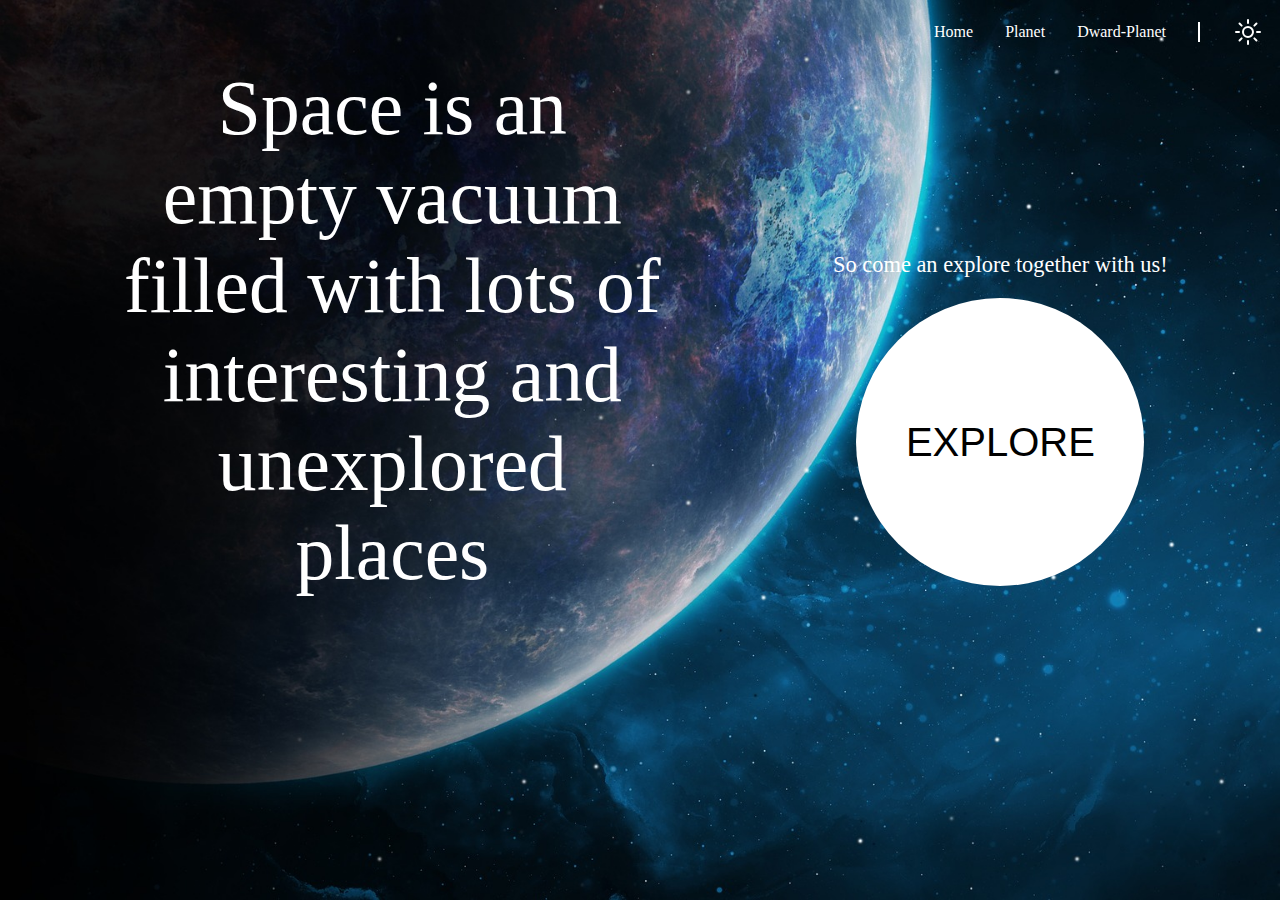
<file: html/index.html>
<!DOCTYPE html>
<html lang="en">

<head>
    <meta charset="UTF-8">
    <meta name="viewport" content="width=device-width, initial-scale=1.0">
    <title>Space</title>

    <!-- HEADER CSS -->
    <link rel="stylesheet" href="../css/utils.css" />
    <link rel="stylesheet" href="../css/header.css" />
    <link rel="stylesheet" href="../css/index-main.css" />
</head>

<body>

    <header class="header">
        <nav>
            <svg class="mobile-menu" xmlns="http://www.w3.org/2000/svg" fill="none" viewBox="0 0 24 24"
                stroke-width="1.5" stroke="currentColor" class="w-6 h-6">
                <path stroke-linecap="round" stroke-linejoin="round" d="M3.75 6.75h16.5M3.75 12h16.5m-16.5 5.25h16.5" />
            </svg>

            <ul class="nav-links">
                <li class="link"><a href="index.html">Home</a></li>
                <li class="link"><a href="planet.html">Planet</a></li>
                <li class="link"><a href="dwarfplanet.html">Dward-Planet</a></li>
                <li class="link line-seperator"></li>
                <svg class="light-mode" xmlns="http://www.w3.org/2000/svg" fill="none" viewBox="0 0 24 24"
                    stroke-width="1.5" stroke="currentColor" class="w-6 h-6">
                    <path stroke-linecap="round" stroke-linejoin="round"
                        d="M12 3v2.25m6.364.386l-1.591 1.591M21 12h-2.25m-.386 6.364l-1.591-1.591M12 18.75V21m-4.773-4.227l-1.591 1.591M5.25 12H3m4.227-4.773L5.636 5.636M15.75 12a3.75 3.75 0 11-7.5 0 3.75 3.75 0 017.5 0z" />
                </svg>
            </ul>
        </nav>
    </header>
    <!-- mobile-nav -->
    <div class="mobile-nav">
        <nav>
            <ul class="mobile-links">
                <li class="link"><a href="index.html">Home</a></li>
                <li class="link"><a href="planet.html">Planet</a></li>
                <li class="link"><a href="dwarfplanet.html">Dward-Planet</a></li>
                <li class="link line-seperator"></li>
                <svg class="light-mode" xmlns="http://www.w3.org/2000/svg" fill="none" viewBox="0 0 24 24"
                    stroke-width="1.5" stroke="currentColor" class="w-6 h-6">
                    <path stroke-linecap="round" stroke-linejoin="round"
                        d="M12 3v2.25m6.364.386l-1.591 1.591M21 12h-2.25m-.386 6.364l-1.591-1.591M12 18.75V21m-4.773-4.227l-1.591 1.591M5.25 12H3m4.227-4.773L5.636 5.636M15.75 12a3.75 3.75 0 11-7.5 0 3.75 3.75 0 017.5 0z" />
                </svg>
            </ul>
        </nav>
    </div>

    <main>
        <div class="homepage">
            <div class="monologue ">
                <p>Space is an empty vacuum filled with lots of interesting and unexplored places</p>
            </div>

            <div class="button-action">
                <p class="action-text">So come an explore together with us!</p>
                <button class="explore-btn">EXPLORE</button>
            </div>
        </div>
    </main>
    <!-- JAVASCRIPT -->
    <script src="../js/index.js"></script>
</body>



</html>
</file>
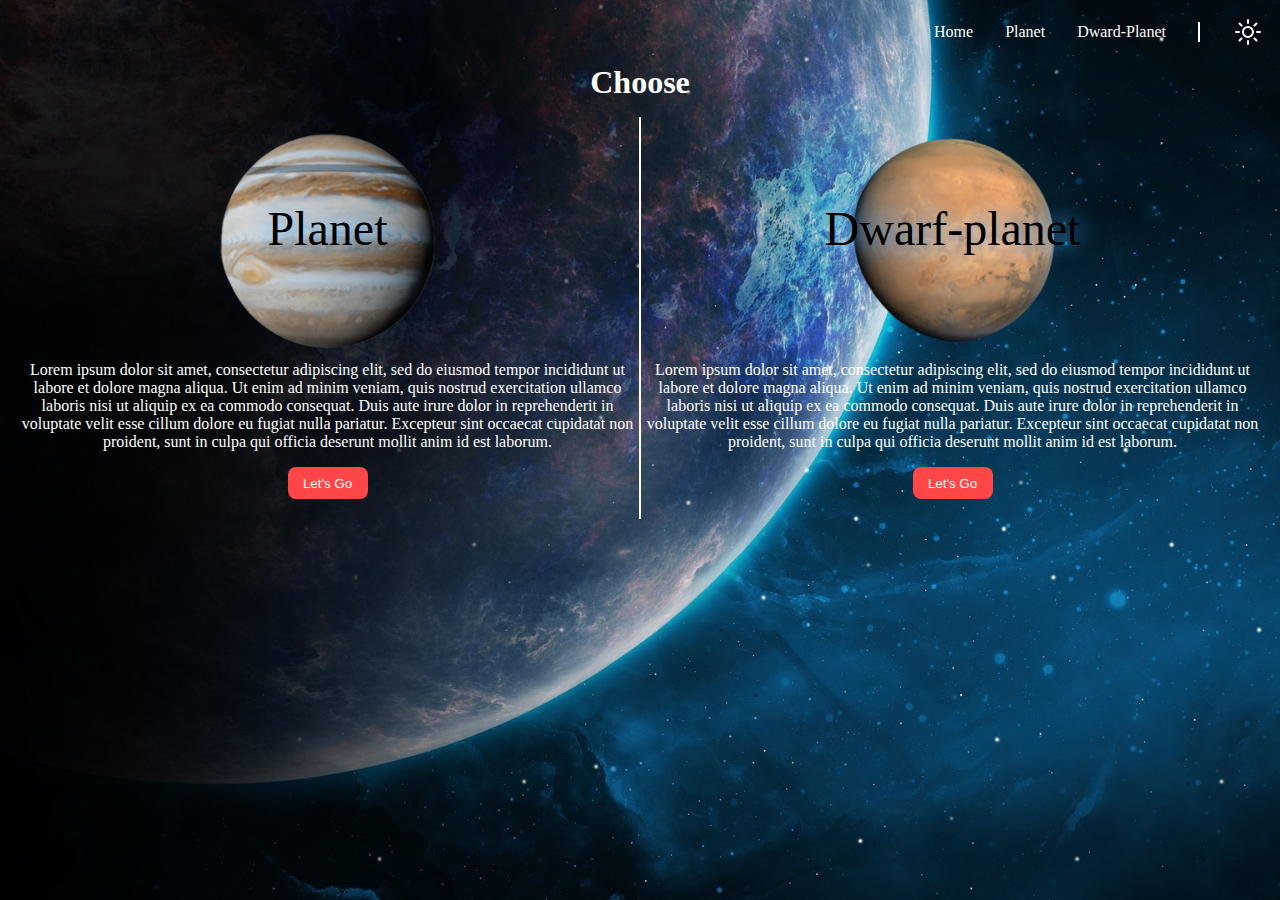
<file: html/choose.html>
<!DOCTYPE html>
<html lang="en">

<head>
    <meta charset="UTF-8">
    <meta name="viewport" content="width=device-width, initial-scale=1.0">
    <title>Space</title>

    <!-- HEADER CSS -->
    <link rel="stylesheet" href="../css/utils.css" />
    <link rel="stylesheet" href="../css/header.css" />
    <link rel="stylesheet" href="../css/choose.css" />
</head>

<body>

    <header class="header">
        <nav>
            <svg class="mobile-menu" xmlns="http://www.w3.org/2000/svg" fill="none" viewBox="0 0 24 24"
                stroke-width="1.5" stroke="currentColor" class="w-6 h-6">
                <path stroke-linecap="round" stroke-linejoin="round" d="M3.75 6.75h16.5M3.75 12h16.5m-16.5 5.25h16.5" />
            </svg>

            <ul class="nav-links">
                <li class="link"><a href="index.html">Home</a></li>
                <li class="link"><a href="planet.html">Planet</a></li>
                <li class="link"><a href="dwarfplanet.html">Dward-Planet</a></li>
                <li class="link line-seperator"></li>
                <svg class="light-mode" xmlns="http://www.w3.org/2000/svg" fill="none" viewBox="0 0 24 24"
                    stroke-width="1.5" stroke="currentColor" class="w-6 h-6">
                    <path stroke-linecap="round" stroke-linejoin="round"
                        d="M12 3v2.25m6.364.386l-1.591 1.591M21 12h-2.25m-.386 6.364l-1.591-1.591M12 18.75V21m-4.773-4.227l-1.591 1.591M5.25 12H3m4.227-4.773L5.636 5.636M15.75 12a3.75 3.75 0 11-7.5 0 3.75 3.75 0 017.5 0z" />
                </svg>
            </ul>
        </nav>
    </header>
    <!-- mobile-nav -->
    <div class="mobile-nav">
        <nav>
            <ul class="mobile-links">
                <li class="link"><a href="index.html">Home</a></li>
                <li class="link"><a href="planet.html">Planet</a></li>
                <li class="link"><a href="dwarfplanet.html">Dward-Planet</a></li>
                <li class="link line-seperator"></li>
                <svg class="light-mode" xmlns="http://www.w3.org/2000/svg" fill="none" viewBox="0 0 24 24"
                    stroke-width="1.5" stroke="currentColor" class="w-6 h-6">
                    <path stroke-linecap="round" stroke-linejoin="round"
                        d="M12 3v2.25m6.364.386l-1.591 1.591M21 12h-2.25m-.386 6.364l-1.591-1.591M12 18.75V21m-4.773-4.227l-1.591 1.591M5.25 12H3m4.227-4.773L5.636 5.636M15.75 12a3.75 3.75 0 11-7.5 0 3.75 3.75 0 017.5 0z" />
                </svg>
            </ul>
        </nav>
    </div>

    <main>
        <h1 class="page-text text-design">Choose</h1>

        <div class="term-seperator">
            <div class="planet-sub">
                <p class="subtext-name">Planet</p>
                <div>
                    <div>
                        <img class="planet-img" src="../Images/rezied/jupiter.png">
                    </div>
                    <div>
                        <img class="planet-img" src="../Images/rezied/mars.png">
                    </div>
                    <div>
                        <img class="planet-img" src="../Images/rezied/mercury.png">
                    </div>
                </div>

                <div>
                    <p class="planet-description">Lorem ipsum dolor sit amet, consectetur adipiscing elit,
                        sed do eiusmod tempor incididunt ut labore et dolore magna
                        aliqua. Ut enim ad minim veniam, quis nostrud exercitation
                        ullamco laboris nisi ut aliquip ex ea commodo consequat.
                        Duis aute irure dolor in reprehenderit in voluptate velit esse cillum dolore eu fugiat nulla
                        pariatur. Excepteur sint occaecat cupidatat non proident, sunt in culpa qui officia deserunt
                        mollit anim id est laborum.</p>
                </div>

                <button class="planet-btn">Let's Go</button>
            </div>

            <div class="seperator"></div>

            <div class="dwarf-planet-sub">
                <p class="subtext-name">Dwarf-planet</p>
                <div>
                    <div>
                        <img class="dwarf-planet-img" src="../Images/rezied/mars.png">
                    </div>
                    <div>
                        <img class="dwarf-planet-img" src="../Images/rezied/mercury.png">
                    </div>
                    <div>
                        <img class="dwarf-planet-img" src="../Images/rezied/jupiter.png">
                    </div>
                </div>

                <div>
                    <p class="dwarf-planet-description">Lorem ipsum dolor sit amet, consectetur adipiscing elit,
                        sed do eiusmod tempor incididunt ut labore et dolore magna
                        aliqua. Ut enim ad minim veniam, quis nostrud exercitation
                        ullamco laboris nisi ut aliquip ex ea commodo consequat.
                        Duis aute irure dolor in reprehenderit in voluptate velit esse cillum dolore eu fugiat nulla
                        pariatur. Excepteur sint occaecat cupidatat non proident, sunt in culpa qui officia deserunt
                        mollit anim id est laborum.</p>
                </div>

                <button class="dwarf-planet-btn">Let's Go</button>
            </div>
        </div>

    </main>
    <!-- JAVASCRIPT -->
    <script src="../js/choose.js"></script>
</body>



</html>
</file>
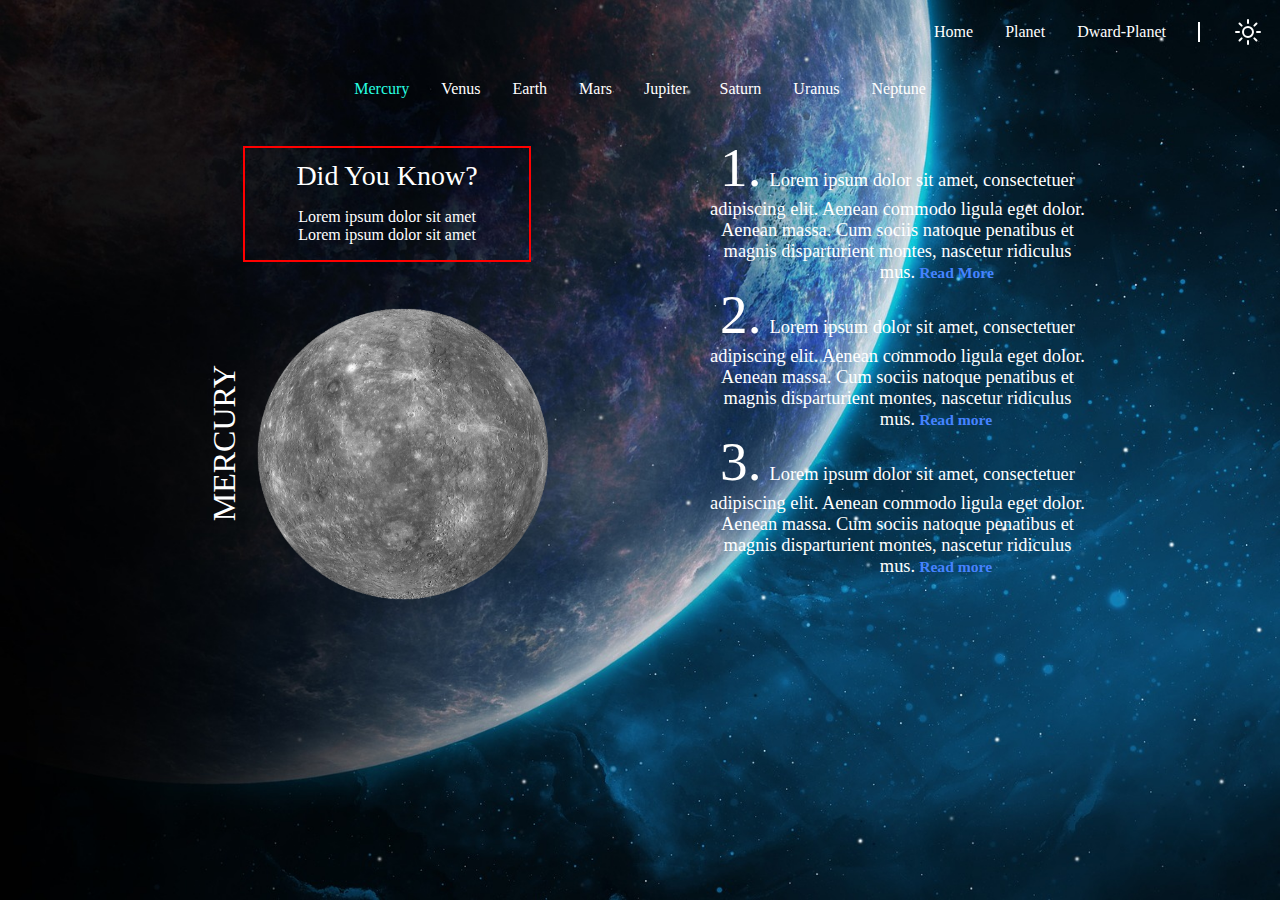
<file: html/dwarfplanet.html>
<!DOCTYPE html>
<html lang="en">

<head>
    <meta charset="UTF-8">
    <meta name="viewport" content="width=device-width, initial-scale=1.0">
    <title>Space</title>

    <!-- HEADER CSS -->
    <link rel="stylesheet" href="../css/utils.css" />
    <link rel="stylesheet" href="../css/header.css" />
    <link rel="stylesheet" href="../css/planet.css" />
    <link rel="stylesheet" href="../css/planet-description.css" />
</head>

<body>

    <header class="header">
        <nav>
            <svg class="mobile-menu" xmlns="http://www.w3.org/2000/svg" fill="none" viewBox="0 0 24 24"
                stroke-width="1.5" stroke="currentColor" class="w-6 h-6">
                <path stroke-linecap="round" stroke-linejoin="round" d="M3.75 6.75h16.5M3.75 12h16.5m-16.5 5.25h16.5" />
            </svg>

            <ul class="nav-links">
                <li class="link"><a href="index.html">Home</a></li>
                <li class="link"><a href="planet.html">Planet</a></li>
                <li class="link"><a href="dwarfplanet.html">Dward-Planet</a></li>
                <li class="link line-seperator"></li>
                <svg class="light-mode" xmlns="http://www.w3.org/2000/svg" fill="none" viewBox="0 0 24 24"
                    stroke-width="1.5" stroke="currentColor" class="w-6 h-6">
                    <path stroke-linecap="round" stroke-linejoin="round"
                        d="M12 3v2.25m6.364.386l-1.591 1.591M21 12h-2.25m-.386 6.364l-1.591-1.591M12 18.75V21m-4.773-4.227l-1.591 1.591M5.25 12H3m4.227-4.773L5.636 5.636M15.75 12a3.75 3.75 0 11-7.5 0 3.75 3.75 0 017.5 0z" />
                </svg>
            </ul>
        </nav>
    </header>

    <!-- mobile-nav -->
    <div class="mobile-nav">
        <nav>
            <ul class="mobile-links">
                <li class="link"><a href="index.html">Home</a></li>
                <li class="link"><a href="planet.html">Planet</a></li>
                <li class="link"><a href="dwarfplanet.html">Dward-Planet</a></li>
                <li class="link line-seperator"></li>
                <svg class="light-mode" xmlns="http://www.w3.org/2000/svg" fill="none" viewBox="0 0 24 24"
                    stroke-width="1.5" stroke="currentColor" class="w-6 h-6">
                    <path stroke-linecap="round" stroke-linejoin="round"
                        d="M12 3v2.25m6.364.386l-1.591 1.591M21 12h-2.25m-.386 6.364l-1.591-1.591M12 18.75V21m-4.773-4.227l-1.591 1.591M5.25 12H3m4.227-4.773L5.636 5.636M15.75 12a3.75 3.75 0 11-7.5 0 3.75 3.75 0 017.5 0z" />
                </svg>
            </ul>
        </nav>
    </div>

    <main>
        <ul class="planet-tabs">
            <li class="tablinks" id="default-tab" data-tab="mercury"><a>Mercury</a></li>
            <li class="tablinks" data-tab="venus"><a>Venus</a></li>
            <li class="tablinks" data-tab="earth"><a>Earth</a></li>
            <li class="tablinks" data-tab="mars"><a>Mars</a></li>
            <li class="tablinks" data-tab="jupiter"><a>Jupiter</a></li>
            <li class="tablinks" data-tab="saturn"><a>Saturn</a></li>
            <li class="tablinks" data-tab="uranus"><a>Uranus</a></li>
            <li class="tablinks" data-tab="neptune"><a>Neptune</a></li>
        </ul>

        <div id="mercury" class="tabcontent ">
            <div class="planet">
                <div class="planet-misc">
                    <div class="dyk-info-content">
                        <p class="dyk-info-header">Did You Know?</p>
                        <p class="dyk-info">Lorem ipsum dolor sit amet <br>
                            Lorem ipsum dolor sit amet</p>
                    </div>
                    <p class="planet-name">MERCURY</p>
                    <img class="planet-img" src="../Images/mercury.png" alt="mercury image">
                </div>

                <div class="planet-info">
                    <div class="planet-info-1">
                        <div class="planet-info-container">
                            <p class="planet-info-text"> <span class="numbering">1.</span>Lorem ipsum dolor sit amet, consectetuer adipiscing elit.
                                Aenean commodo ligula eget dolor. Aenean massa. Cum sociis natoque penatibus et
                                magnis disparturient montes, nascetur ridiculus mus. 
                                <span class="planet-info-text-more"> Donec quam felis, ultricies nec, pellentesque eu,
                                    pretium quis, sem. Nulla consequat massa quis enim. Donec pede justo, fringilla vel,
                                    aliquetnec, vulputate eget, arcu. In enim justo, rhoncus ut, imperdiet a, venenatis
                                    vitae, justo. Nullam dictum felis eu pede mollis pretium.</span>
                                <span class="see-more-btn">Read More</span>
                            </p>
                        </div>
                    </div>

                    <div class="planet-info-2">
                        <div class="planet-info-container">
                            <p class="planet-info-text"> <span class="numbering">2.</span>Lorem ipsum dolor sit amet, consectetuer adipiscing elit.
                                Aenean commodo ligula eget dolor. Aenean massa. Cum sociis natoque penatibus et
                                magnis disparturient montes, nascetur ridiculus mus.
                                <span class="planet-info-text-more">Donec quam felis, ultricies nec, pellentesque eu,
                                    pretium quis, sem. Nulla consequat massa quis enim. Donec pede justo, fringilla vel,
                                    aliquetnec, vulputate eget, arcu. In enim justo, rhoncus ut, imperdiet a, venenatis
                                    vitae, justo. Nullam dictum felis eu pede mollis pretium.</span>
                                <span class="see-more-btn">Read more</span>
                            </p>
                        </div>
                    </div>

                    <div class="planet-info-3">
                        <div class="planet-info-container">
                            <p class="planet-info-text"> <span class="numbering">3.</span>Lorem ipsum dolor sit amet, consectetuer adipiscing elit.
                                Aenean commodo ligula eget dolor. Aenean massa. Cum sociis natoque penatibus et
                                magnis disparturient montes, nascetur ridiculus mus.
                                <span class="planet-info-text-more">Donec quam felis, ultricies nec, pellentesque eu,
                                    pretium quis, sem. Nulla consequat massa quis enim. Donec pede justo, fringilla vel,
                                    aliquetnec, vulputate eget, arcu. In enim justo, rhoncus ut, imperdiet a, venenatis
                                    vitae, justo. Nullam dictum felis eu pede mollis pretium.</span>
                                <span class="see-more-btn">Read more</span>
                            </p>
                        </div>
                    </div>
                </div>
            </div>
        </div>

        <div id="venus" class="tabcontent ">
            <div class="planet">
                <div class="planet-misc">
                    <div class="dyk-info-content">
                        <p class="dyk-info-header">Did You Know?</p>
                        <p class="dyk-info">Lorem ipsum dolor sit amet <br>
                            Lorem ipsum dolor sit amet</p>
                    </div>
                    <p class="planet-name">VENUS</p>
                    <img class="planet-img" src="../Images/venus.png" alt="venus image">
                </div>

                <div class="planet-info">
                    <div class="planet-info-1">
                        <div class="planet-info-container">
                            <p class="planet-info-text"> <span class="numbering">1.</span>Lorem ipsum dolor sit amet, consectetuer adipiscing elit.
                                Aenean commodo ligula eget dolor. Aenean massa. Cum sociis natoque penatibus et
                                magnis disparturient montes, nascetur ridiculus mus. 
                                <span class="planet-info-text-more"> Donec quam felis, ultricies nec, pellentesque eu,
                                    pretium quis, sem. Nulla consequat massa quis enim. Donec pede justo, fringilla vel,
                                    aliquetnec, vulputate eget, arcu. In enim justo, rhoncus ut, imperdiet a, venenatis
                                    vitae, justo. Nullam dictum felis eu pede mollis pretium.</span>
                                <span class="see-more-btn">Read More</span>
                            </p>
                        </div>
                    </div>

                    <div class="planet-info-2">
                        <div class="planet-info-container">
                            <p class="planet-info-text"> <span class="numbering">2.</span>Lorem ipsum dolor sit amet, consectetuer adipiscing elit.
                                Aenean commodo ligula eget dolor. Aenean massa. Cum sociis natoque penatibus et
                                magnis disparturient montes, nascetur ridiculus mus.
                                <span class="planet-info-text-more">Donec quam felis, ultricies nec, pellentesque eu,
                                    pretium quis, sem. Nulla consequat massa quis enim. Donec pede justo, fringilla vel,
                                    aliquetnec, vulputate eget, arcu. In enim justo, rhoncus ut, imperdiet a, venenatis
                                    vitae, justo. Nullam dictum felis eu pede mollis pretium.</span>
                                <span class="see-more-btn">Read more</span>
                            </p>
                        </div>
                    </div>

                    <div class="planet-info-3">
                        <div class="planet-info-container">
                            <p class="planet-info-text"> <span class="numbering">3.</span>Lorem ipsum dolor sit amet, consectetuer adipiscing elit.
                                Aenean commodo ligula eget dolor. Aenean massa. Cum sociis natoque penatibus et
                                magnis disparturient montes, nascetur ridiculus mus.
                                <span class="planet-info-text-more">Donec quam felis, ultricies nec, pellentesque eu,
                                    pretium quis, sem. Nulla consequat massa quis enim. Donec pede justo, fringilla vel,
                                    aliquetnec, vulputate eget, arcu. In enim justo, rhoncus ut, imperdiet a, venenatis
                                    vitae, justo. Nullam dictum felis eu pede mollis pretium.</span>
                                <span class="see-more-btn">Read more</span>
                            </p>
                        </div>
                    </div>
                </div>
            </div>
        </div>

        <div id="earth" class="tabcontent">
            <div class="planet">
                <div class="planet-misc">
                    <div class="dyk-info-content">
                        <p class="dyk-info-header">Did You Know?</p>
                        <p class="dyk-info">Lorem ipsum dolor sit amet <br>
                            Lorem ipsum dolor sit amet</p>
                    </div>
                    <p class="planet-name">EARTH</p>
                    <img class="planet-img" src="../Images/earth.png" alt="mercury image">
                </div>

                <div class="planet-info">
                    <div class="planet-info-1">
                        <div class="planet-info-container">
                            <p class="planet-info-text"> <span class="numbering">1.</span>Lorem ipsum dolor sit amet, consectetuer adipiscing elit.
                                Aenean commodo ligula eget dolor. Aenean massa. Cum sociis natoque penatibus et
                                magnis disparturient montes, nascetur ridiculus mus. 
                                <span class="planet-info-text-more"> Donec quam felis, ultricies nec, pellentesque eu,
                                    pretium quis, sem. Nulla consequat massa quis enim. Donec pede justo, fringilla vel,
                                    aliquetnec, vulputate eget, arcu. In enim justo, rhoncus ut, imperdiet a, venenatis
                                    vitae, justo. Nullam dictum felis eu pede mollis pretium.</span>
                                <span class="see-more-btn">Read More</span>
                            </p>
                        </div>
                    </div>

                    <div class="planet-info-2">
                        <div class="planet-info-container">
                            <p class="planet-info-text"> <span class="numbering">2.</span>Lorem ipsum dolor sit amet, consectetuer adipiscing elit.
                                Aenean commodo ligula eget dolor. Aenean massa. Cum sociis natoque penatibus et
                                magnis disparturient montes, nascetur ridiculus mus.
                                <span class="planet-info-text-more">Donec quam felis, ultricies nec, pellentesque eu,
                                    pretium quis, sem. Nulla consequat massa quis enim. Donec pede justo, fringilla vel,
                                    aliquetnec, vulputate eget, arcu. In enim justo, rhoncus ut, imperdiet a, venenatis
                                    vitae, justo. Nullam dictum felis eu pede mollis pretium.</span>
                                <span class="see-more-btn">Read more</span>
                            </p>
                        </div>
                    </div>

                    <div class="planet-info-3">
                        <div class="planet-info-container">
                            <p class="planet-info-text"> <span class="numbering">3.</span>Lorem ipsum dolor sit amet, consectetuer adipiscing elit.
                                Aenean commodo ligula eget dolor. Aenean massa. Cum sociis natoque penatibus et
                                magnis disparturient montes, nascetur ridiculus mus.
                                <span class="planet-info-text-more">Donec quam felis, ultricies nec, pellentesque eu,
                                    pretium quis, sem. Nulla consequat massa quis enim. Donec pede justo, fringilla vel,
                                    aliquetnec, vulputate eget, arcu. In enim justo, rhoncus ut, imperdiet a, venenatis
                                    vitae, justo. Nullam dictum felis eu pede mollis pretium.</span>
                                <span class="see-more-btn">Read more</span>
                            </p>
                        </div>
                    </div>
                </div>
            </div>
        </div>
    </main>
    <script src="../js/planet-tabs.js"></script>
    <script src="../js/planet-seemore.js"></script>
    <script src="../js/planet-mobile-draggable-slidebar.js"></script>
</body>

</html>
</file>
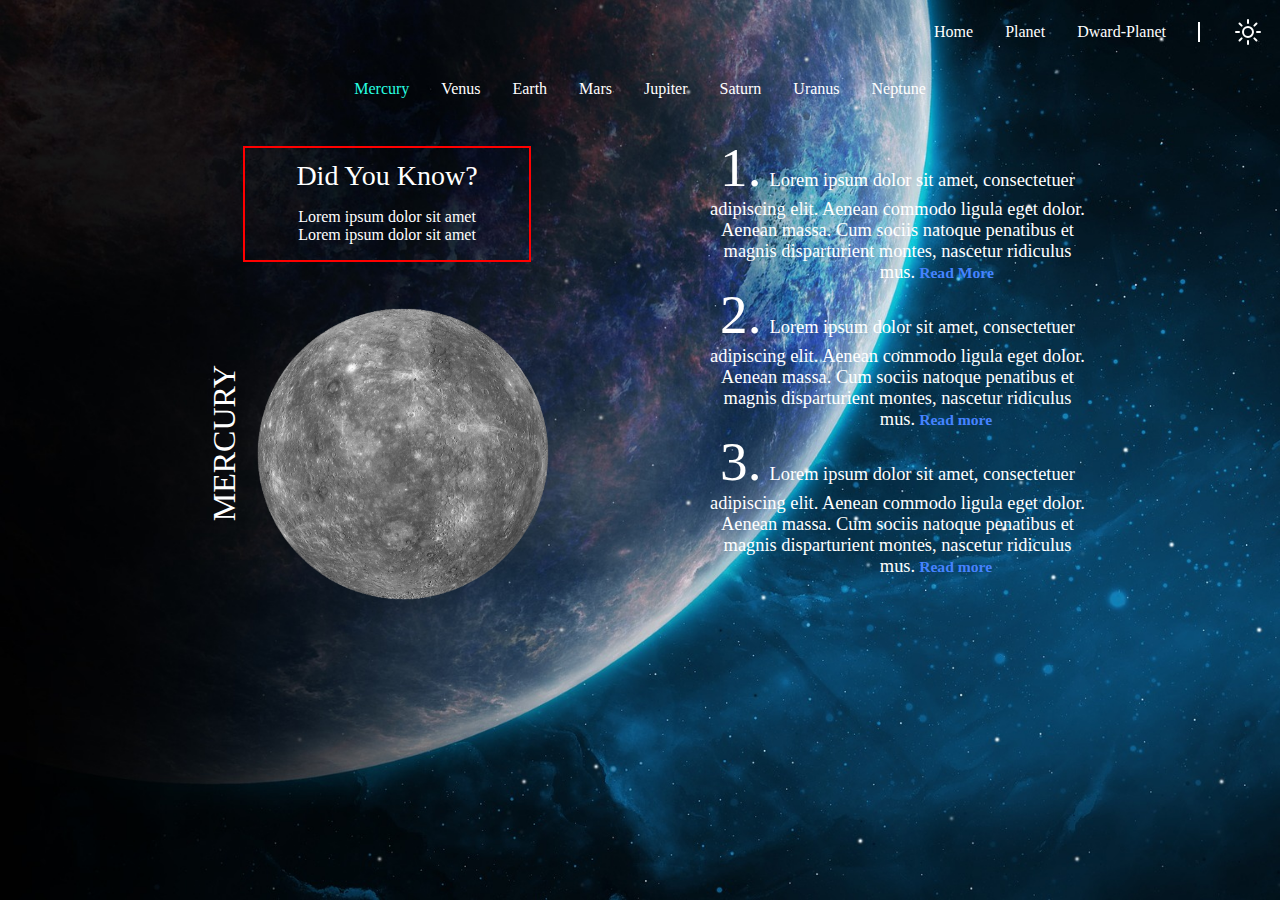
<file: html/planet.html>
<!DOCTYPE html>
<html lang="en">

<head>
    <meta charset="UTF-8">
    <meta name="viewport" content="width=device-width, initial-scale=1.0">
    <title>Space</title>

    <!-- HEADER CSS -->
    <link rel="stylesheet" href="../css/utils.css" />
    <link rel="stylesheet" href="../css/header.css" />
    <link rel="stylesheet" href="../css/planet.css" />
    <link rel="stylesheet" href="../css/planet-description.css" />
</head>

<body>

    <header class="header">
        <nav>
            <svg class="mobile-menu" xmlns="http://www.w3.org/2000/svg" fill="none" viewBox="0 0 24 24"
                stroke-width="1.5" stroke="currentColor" class="w-6 h-6">
                <path stroke-linecap="round" stroke-linejoin="round" d="M3.75 6.75h16.5M3.75 12h16.5m-16.5 5.25h16.5" />
            </svg>

            <ul class="nav-links">
                <li class="link"><a href="index.html">Home</a></li>
                <li class="link"><a href="planet.html">Planet</a></li>
                <li class="link"><a href="dwarfplanet.html">Dward-Planet</a></li>
                <li class="link line-seperator"></li>
                <svg class="light-mode" xmlns="http://www.w3.org/2000/svg" fill="none" viewBox="0 0 24 24"
                    stroke-width="1.5" stroke="currentColor" class="w-6 h-6">
                    <path stroke-linecap="round" stroke-linejoin="round"
                        d="M12 3v2.25m6.364.386l-1.591 1.591M21 12h-2.25m-.386 6.364l-1.591-1.591M12 18.75V21m-4.773-4.227l-1.591 1.591M5.25 12H3m4.227-4.773L5.636 5.636M15.75 12a3.75 3.75 0 11-7.5 0 3.75 3.75 0 017.5 0z" />
                </svg>
            </ul>
        </nav>

        <!-- mobile-nav -->
        <div class="mobile-nav horizonal-scroll">
            <nav>
                <ul class="mobile-links">
                    <li class="link"><a href="index.html">Home</a></li>
                    <li class="link"><a href="planet.html">Planet</a></li>
                    <li class="link"><a href="dwarfplanet.html">Dward-Planet</a></li>
                    <li class="link line-seperator"></li>
                    <svg class="light-mode" xmlns="http://www.w3.org/2000/svg" fill="none" viewBox="0 0 24 24"
                        stroke-width="1.5" stroke="currentColor" class="w-6 h-6">
                        <path stroke-linecap="round" stroke-linejoin="round"
                            d="M12 3v2.25m6.364.386l-1.591 1.591M21 12h-2.25m-.386 6.364l-1.591-1.591M12 18.75V21m-4.773-4.227l-1.591 1.591M5.25 12H3m4.227-4.773L5.636 5.636M15.75 12a3.75 3.75 0 11-7.5 0 3.75 3.75 0 017.5 0z" />
                    </svg>
                </ul>
            </nav>
        </div>
    </header>

    <main>
        <ul class="planet-tabs">
            <li class="tablinks" id="default-tab" data-tab="mercury"><a>Mercury</a></li>
            <li class="tablinks" data-tab="venus"><a>Venus</a></li>
            <li class="tablinks" data-tab="earth"><a>Earth</a></li>
            <li class="tablinks" data-tab="mars"><a>Mars</a></li>
            <li class="tablinks" data-tab="jupiter"><a>Jupiter</a></li>
            <li class="tablinks" data-tab="saturn"><a>Saturn</a></li>
            <li class="tablinks" data-tab="uranus"><a>Uranus</a></li>
            <li class="tablinks" data-tab="neptune"><a>Neptune</a></li>
        </ul>

        <div id="mercury" class="tabcontent ">
            <div class="planet">
                <div class="planet-misc">
                    <div class="dyk-info-content">
                        <p class="dyk-info-header">Did You Know?</p>
                        <p class="dyk-info">Lorem ipsum dolor sit amet <br>
                            Lorem ipsum dolor sit amet</p>
                    </div>
                    <p class="planet-name">MERCURY</p>
                    <img class="planet-img" src="../Images/mercury.png" alt="mercury image">
                </div>

                <div class="planet-info">
                    <div class="planet-info-1">
                        <div class="planet-info-container">
                            <p class="planet-info-text"> <span class="numbering">1.</span>Lorem ipsum dolor sit amet, consectetuer adipiscing elit.
                                Aenean commodo ligula eget dolor. Aenean massa. Cum sociis natoque penatibus et
                                magnis disparturient montes, nascetur ridiculus mus. 
                                <span class="planet-info-text-more"> Donec quam felis, ultricies nec, pellentesque eu,
                                    pretium quis, sem. Nulla consequat massa quis enim. Donec pede justo, fringilla vel,
                                    aliquetnec, vulputate eget, arcu. In enim justo, rhoncus ut, imperdiet a, venenatis
                                    vitae, justo. Nullam dictum felis eu pede mollis pretium.</span>
                                <span class="see-more-btn">Read More</span>
                            </p>
                        </div>
                    </div>

                    <div class="planet-info-2">
                        <div class="planet-info-container">
                            <p class="planet-info-text"> <span class="numbering">2.</span>Lorem ipsum dolor sit amet, consectetuer adipiscing elit.
                                Aenean commodo ligula eget dolor. Aenean massa. Cum sociis natoque penatibus et
                                magnis disparturient montes, nascetur ridiculus mus.
                                <span class="planet-info-text-more">Donec quam felis, ultricies nec, pellentesque eu,
                                    pretium quis, sem. Nulla consequat massa quis enim. Donec pede justo, fringilla vel,
                                    aliquetnec, vulputate eget, arcu. In enim justo, rhoncus ut, imperdiet a, venenatis
                                    vitae, justo. Nullam dictum felis eu pede mollis pretium.</span>
                                <span class="see-more-btn">Read more</span>
                            </p>
                        </div>
                    </div>

                    <div class="planet-info-3">
                        <div class="planet-info-container">
                            <p class="planet-info-text"> <span class="numbering">3.</span>Lorem ipsum dolor sit amet, consectetuer adipiscing elit.
                                Aenean commodo ligula eget dolor. Aenean massa. Cum sociis natoque penatibus et
                                magnis disparturient montes, nascetur ridiculus mus.
                                <span class="planet-info-text-more">Donec quam felis, ultricies nec, pellentesque eu,
                                    pretium quis, sem. Nulla consequat massa quis enim. Donec pede justo, fringilla vel,
                                    aliquetnec, vulputate eget, arcu. In enim justo, rhoncus ut, imperdiet a, venenatis
                                    vitae, justo. Nullam dictum felis eu pede mollis pretium.</span>
                                <span class="see-more-btn">Read more</span>
                            </p>
                        </div>
                    </div>
                </div>
            </div>
        </div>

        <div id="venus" class="tabcontent ">
            <div class="planet">
                <div class="planet-misc">
                    <div class="dyk-info-content">
                        <p class="dyk-info-header">Did You Know?</p>
                        <p class="dyk-info">Lorem ipsum dolor sit amet <br>
                            Lorem ipsum dolor sit amet</p>
                    </div>
                    <p class="planet-name">VENUS</p>
                    <img class="planet-img" src="../Images/venus.png" alt="venus image">
                </div>

                <div class="planet-info">
                    <div class="planet-info-1">
                        <div class="planet-info-container">
                            <p class="planet-info-text"> <span class="numbering">1.</span>Lorem ipsum dolor sit amet, consectetuer adipiscing elit.
                                Aenean commodo ligula eget dolor. Aenean massa. Cum sociis natoque penatibus et
                                magnis disparturient montes, nascetur ridiculus mus. 
                                <span class="planet-info-text-more"> Donec quam felis, ultricies nec, pellentesque eu,
                                    pretium quis, sem. Nulla consequat massa quis enim. Donec pede justo, fringilla vel,
                                    aliquetnec, vulputate eget, arcu. In enim justo, rhoncus ut, imperdiet a, venenatis
                                    vitae, justo. Nullam dictum felis eu pede mollis pretium.</span>
                                <span class="see-more-btn">Read More</span>
                            </p>
                        </div>
                    </div>

                    <div class="planet-info-2">
                        <div class="planet-info-container">
                            <p class="planet-info-text"> <span class="numbering">2.</span>Lorem ipsum dolor sit amet, consectetuer adipiscing elit.
                                Aenean commodo ligula eget dolor. Aenean massa. Cum sociis natoque penatibus et
                                magnis disparturient montes, nascetur ridiculus mus.
                                <span class="planet-info-text-more">Donec quam felis, ultricies nec, pellentesque eu,
                                    pretium quis, sem. Nulla consequat massa quis enim. Donec pede justo, fringilla vel,
                                    aliquetnec, vulputate eget, arcu. In enim justo, rhoncus ut, imperdiet a, venenatis
                                    vitae, justo. Nullam dictum felis eu pede mollis pretium.</span>
                                <span class="see-more-btn">Read more</span>
                            </p>
                        </div>
                    </div>

                    <div class="planet-info-3">
                        <div class="planet-info-container">
                            <p class="planet-info-text"> <span class="numbering">3.</span>Lorem ipsum dolor sit amet, consectetuer adipiscing elit.
                                Aenean commodo ligula eget dolor. Aenean massa. Cum sociis natoque penatibus et
                                magnis disparturient montes, nascetur ridiculus mus.
                                <span class="planet-info-text-more">Donec quam felis, ultricies nec, pellentesque eu,
                                    pretium quis, sem. Nulla consequat massa quis enim. Donec pede justo, fringilla vel,
                                    aliquetnec, vulputate eget, arcu. In enim justo, rhoncus ut, imperdiet a, venenatis
                                    vitae, justo. Nullam dictum felis eu pede mollis pretium.</span>
                                <span class="see-more-btn">Read more</span>
                            </p>
                        </div>
                    </div>
                </div>
            </div>
        </div>

        <div id="earth" class="tabcontent">
            <div class="planet">
                <div class="planet-misc">
                    <div class="dyk-info-content">
                        <p class="dyk-info-header">Did You Know?</p>
                        <p class="dyk-info">Lorem ipsum dolor sit amet <br>
                            Lorem ipsum dolor sit amet</p>
                    </div>
                    <p class="planet-name">EARTH</p>
                    <img class="planet-img" src="../Images/earth.png" alt="mercury image">
                </div>

                <div class="planet-info">
                    <div class="planet-info-1">
                        <div class="planet-info-container">
                            <p class="planet-info-text"> <span class="numbering">1.</span>Lorem ipsum dolor sit amet, consectetuer adipiscing elit.
                                Aenean commodo ligula eget dolor. Aenean massa. Cum sociis natoque penatibus et
                                magnis disparturient montes, nascetur ridiculus mus. 
                                <span class="planet-info-text-more"> Donec quam felis, ultricies nec, pellentesque eu,
                                    pretium quis, sem. Nulla consequat massa quis enim. Donec pede justo, fringilla vel,
                                    aliquetnec, vulputate eget, arcu. In enim justo, rhoncus ut, imperdiet a, venenatis
                                    vitae, justo. Nullam dictum felis eu pede mollis pretium.</span>
                                <span class="see-more-btn">Read More</span>
                            </p>
                        </div>
                    </div>

                    <div class="planet-info-2">
                        <div class="planet-info-container">
                            <p class="planet-info-text"> <span class="numbering">2.</span>Lorem ipsum dolor sit amet, consectetuer adipiscing elit.
                                Aenean commodo ligula eget dolor. Aenean massa. Cum sociis natoque penatibus et
                                magnis disparturient montes, nascetur ridiculus mus.
                                <span class="planet-info-text-more">Donec quam felis, ultricies nec, pellentesque eu,
                                    pretium quis, sem. Nulla consequat massa quis enim. Donec pede justo, fringilla vel,
                                    aliquetnec, vulputate eget, arcu. In enim justo, rhoncus ut, imperdiet a, venenatis
                                    vitae, justo. Nullam dictum felis eu pede mollis pretium.</span>
                                <span class="see-more-btn">Read more</span>
                            </p>
                        </div>
                    </div>

                    <div class="planet-info-3">
                        <div class="planet-info-container">
                            <p class="planet-info-text"> <span class="numbering">3.</span>Lorem ipsum dolor sit amet, consectetuer adipiscing elit.
                                Aenean commodo ligula eget dolor. Aenean massa. Cum sociis natoque penatibus et
                                magnis disparturient montes, nascetur ridiculus mus.
                                <span class="planet-info-text-more">Donec quam felis, ultricies nec, pellentesque eu,
                                    pretium quis, sem. Nulla consequat massa quis enim. Donec pede justo, fringilla vel,
                                    aliquetnec, vulputate eget, arcu. In enim justo, rhoncus ut, imperdiet a, venenatis
                                    vitae, justo. Nullam dictum felis eu pede mollis pretium.</span>
                                <span class="see-more-btn">Read more</span>
                            </p>
                        </div>
                    </div>
                </div>
            </div>
        </div>

    </main>

    <script src="../js/planet-tabs.js"></script>
    <script src="../js/planet-seemore.js"></script>
    <script src="../js/planet-mobile-draggable-slidebar.js"></script>
</body>

</html>
</file>
<file: css/utils.css>
* {
    margin: 0;
    padding: 0;
    box-sizing: border-box;
    line-height: calc(1em * 0.5rem);
}

button {
    display: inline-block;
    padding: 0;
    border: none;
    background: none;
    cursor: pointer;
}

body {
    background-image: url('/Images/space-background-web.jpg');
    padding: 1rem;
    background-size: cover;
    background-repeat: no-repeat;
    background-attachment: fixed;
    width: 100%;
    height: 100%;

}

p,
h2 {
    color: white;
}

@media (max-width: 425px) {
    body {
        background-image: url('/Images/space-background-mobile.jpg');
    }
}
</file>
<file: css/header.css>
.header {
    display: flex;
    justify-content: flex-end;
    align-items: center;
}

.mobile-menu {
    display: none;
}

.mobile-nav {
    display: none;
}

.light-mode {
    width: 2rem;
    color: rgb(255, 255, 255)
}

.line-seperator {
    border: 1px solid rgb(255, 255, 255);
    padding-top: 1.15em;
}

.nav-links {
    display: flex;
    flex-direction: row;
    gap: 2rem;
    align-items: center;
    justify-content: end;
    list-style-type: none;
}

.link>a {
    color: white;
    text-decoration: none;
}

@media (max-width: 426px) {
    .mobile-menu {
        display: block;
        height: 2rem;
        color: aliceblue;
    }

    .nav-links {
        display: none;
    }

}
</file>
<file: css/index-main.css>
.homepage {
    display: flex;
    flex-direction: column;
    justify-content: center;
    align-items: center;
    margin-top: 1.75rem; /* Added margin for mobile */
}

.monologue {
    width: 16rem; /* Reduced width for mobile */
    display: flex;
    align-items: center;
    justify-content: center; /* Added justify-content for mobile */
    margin-top: 1rem; /* Removed margin for mobile */
}

.monologue>p {
    font-size: 2em; /* Reduced font size for mobile */
    text-align: center;
    display: flex;
    align-items: center;
    justify-content: center;
}

.button-action {
    display: flex;
    flex-direction: column;
    justify-content: center;
    align-items: center;
    margin: 3rem 0 0 0; /* Adjusted margin for mobile */
}

.action-text {
    font-size: 1em;
}

.explore-btn {
    display: inline-block;
    width: 12rem;
    height: 12rem;
    border-radius: 50%;
    text-align: center;
    text-decoration: none;
    font-size: 1.5em;
    margin-top: 1.25rem; /* Adjusted margin for mobile */
    background-color: rgb(255, 255, 255);
    color: rgb(0, 0, 0);
}

.explore-btn:hover {
    box-shadow: 0 0 140px rgb(196, 156, 252);
}

@media (min-width: 375px) {
    .monologue {
        width: 17rem; /* Adjusted width for larger screens */
        /* border:1px solid red; */
    }

    .action-text {
        font-size: 1em;
    }
}

@media (min-width: 425px) {
    .monologue {
        width: 18rem;
    }

    .monologue>p {
        font-size: 2.35em;
    }

    .action-text {
        font-size: 1.15em;
    }

    .explore-btn {
        width: 12.15rem;
        height: 12.15rem;
        font-size: 1.5rem;
    }
}

@media (min-width: 768px) {
    .homepage {
        margin-top: 0; /* Reset margin for larger screens */
        flex-direction: row;
        justify-content: space-around;
    }

    .monologue {
        width: 35rem;
        margin-left: 2.5rem;
        margin-top: 3rem;
    }

    .monologue>p {
        font-size: 3rem;
    }

    .action-text {
        font-size: 1.05rem;
    }

    .button-action {
        margin: 12rem 1rem 0 4rem;
    }

    .explore-btn {
        width: 17rem;
        height: 17rem;
        font-size: 2.5rem;
    }
}

@media (min-width: 1024px) {
    .homepage {
        margin-top: 0; /* Reset margin for larger screens */
    }

    .monologue {
        width: 35rem;
        margin-left: 1rem;
        margin-top: 1rem;
    }

    .monologue>p {
        font-size: 4.85rem;
    }

    .action-text {
        font-size: 1.4rem;
    }

    .button-action {
        margin: 12rem 1rem 0 0rem;
    }

    .explore-btn {
        width: 18rem;
        height: 18rem;
        font-size: 2.5rem;
    }
}
</file>
<file: css/choose.css>
.page-text {
    text-align: center;
    margin-top: 1rem;
}

.text-design {
    color: rgb(255, 255, 255);
}

.term-seperator {
    display: flex;
    flex-direction: column;
    justify-content: center;
    align-items: center;
}

.seperator {
    border: 1px solid rgb(255, 255, 255);
    padding-left: 18em;
    margin-top: 1rem;
}

.subtext-name {
    font-family: 'Times New Roman', Times, serif;
    font-size: 3em;
    position: absolute;
    margin-top: 5rem;
    color: rgb(0, 0, 0);
    text-shadow: 0 0 25px rgb(89, 175, 254);
}

.planet-sub,
.dwarf-planet-sub {
    text-align: center;
    display: flex;
    flex-direction: column;
    align-items: center;
}

.planet-img,
.dwarf-planet-img {
    width: 15rem;
}

.planet-description,
.dwarf-planet-description {
    font-size: 1rem;
    margin: 0 auto;
}

.planet-btn,
.dwarf-planet-btn {
    margin-top: 1rem;
    background-color: rgb(255, 71, 71);
    color: white;
    border-radius: 0.5rem;
    width: 5rem;
    height: 2rem;
}

.planet-btn:hover,
.dwarf-planet-btn:hover {
    box-shadow: 0 0 25px rgb(255, 145, 145);
}

@media (min-width: 768px) {

    .page-text {
        text-align: center;
        margin-top: 1rem;
    }

    .term-seperator {
        flex-direction: row;
        margin-top: 1rem;
    }

    .seperator {
        border: 1px solid rgb(255, 255, 255);
        padding-top: 25em;
        padding-left: 0;
        margin-top: 0;
    }

    .planet-btn,
    .dwarf-planet-btn {
        margin-bottom: 1rem;
    }

    .topic-name {
        font-size: 2rem;
        margin: 0 auto;
    }
}
</file>
<file: css/planet.css>
/* Styling for a container holding tab elements */
.planet-tabs {
    display: flex; /* Use flexbox layout */
    flex-direction: row; /* Arrange tabs horizontally */
    gap: 2rem; /* Spacing between tabs */
    align-items: center; /* Vertically center align items */
    justify-content: flex-start; /* Align items to the start of the container */
    list-style-type: none; /* Remove bullet points from list */
    margin-top: 2rem; /* Add space above the tabs */
    overflow-x: auto; /* Enable horizontal scrolling */
    overflow-y: hidden; /* Hide vertical scrollbar */
}

/* Hide scrollbar in WebKit browsers */
.planet-tabs::-webkit-scrollbar {
    display: none;
}

/* Styling for the tab links */
.tablinks > a {
    color: white; /* Set text color for inactive tabs */
}

/* Styling for tab links when hovered */
.tablinks:hover > a {
    color: rgb(255, 198, 74); /* Change text color on hover */
    cursor: pointer; /* Change cursor to pointer on hover */
}

/* Styling for tab content (initially hidden) */
.tabcontent {
    display: none; /* Hide tab content by default */
}

/* Styling for active tab links */
.tablinks.active > a {
    color: rgb(40, 255, 226); /* Change text color for active tab */
}

@media (min-width: 768px) {
    .planet-tabs {
        justify-content: center; /* Align items to the center of the container */
        overflow-x: none; /* Enable horizontal scrolling */
        overflow-y: none; /* Hide vertical scrollbar */
    }
}
</file>
<file: css/planet-description.css>
/* Mobile-first styles */
.planet {
    display: flex;
    justify-content: center;
    align-items: center;
    flex-direction: column;
}

.dyk-info-content {
    border: 2px solid red;
    width: 14rem;
    margin-top: 2rem;
}

.dyk-info-header {
    margin-top: 0.75rem;
    text-align: center;
    font-size: 1rem;
}

.dyk-info {
    text-align: center;
    margin: 1rem;
}

.planet-name {
    margin-top: 3rem;
    font-size: 2rem;
    text-align: center;
}

.planet-img {
    width: 14rem;
    margin: 2rem 0 0 0.15rem;
    display: flex;
    align-items: center;
}

.planet-info-container{
    margin-right: 0rem;
}

.numbering {
    margin-right: 0.5rem;
    font-size: 3em;
}
.planet-info-1,
.planet-info-2,
.planet-info-3 {
    display: flex;
    justify-content: center;
    align-items: center;
}

.planet-info-text {
    font-size: 1em;
    text-align: center;
    width: 275px;
}

.planet-info-container .planet-info-text-more {
    display: none;
}

.see-more-btn {
    position: absolute;
    font-weight: bold;
    margin-top: 0.15rem;
    margin-left: 0.25rem;
    color: rgb(69, 131, 255);
    cursor: pointer;
    font-size: 0.85em;
}

@media (min-width: 375px) {

    /* Mobile-first styles */

    .dyk-info-content {
        width: 15rem;
    }

    .dyk-info-header {
        font-size: 1.75rem;
    }

    .planet-name {
        margin-top: 2rem;
        font-size: 2.5rem;
    }

    .planet-img {
        width: 15rem;
        margin-top: 1rem;
    }

    .planet-info-text {
        width: 310px;
    }
}

@media (min-width: 425px) {
    .planet-info-text {
        width: 380px;
    }
}


/* Media queries for larger screens */
@media (min-width: 768px) {
    .planet {
        flex-direction: row;
        justify-content: space-evenly;
    }

    .dyk-info-content {
        width: 15rem;
        margin: 3rem 0 0 5rem;
    }

    .planet-img {
        width: 18rem;
        margin: 2rem 0 0 5rem;
    }

    .planet-name {
        position: absolute;
        transform: rotate(-90deg);
        transform-origin: left bottom;
        width: 12rem;
        font-size: 2rem;
        margin: 14rem 0 0 5rem;
    }

    .planet-info-container{
        margin-right: 2rem;
    }

    .planet-info-text {
        font-size: 1em;
        text-align: center;
        width: 335px;
    }
}

@media (min-width: 1024px) {
    .planet {
        flex-direction: row;
        justify-content: space-evenly;
    }

    .dyk-info-content {
        width: 18rem;
        margin: 3rem 0 0 5rem;
    }

    .planet-img {
        width: 20rem;
        margin: 2rem 0 0 5rem;
    }

    .planet-name {
        width: 12rem;
        margin: 15rem 0 0 5rem;
    }

    .planet-info-container{
        margin-right: 2rem;
    }

    .planet-info-text {
        font-size: 1.15em;
        text-align: center;
        width: 375px;
    }
}
</file>
